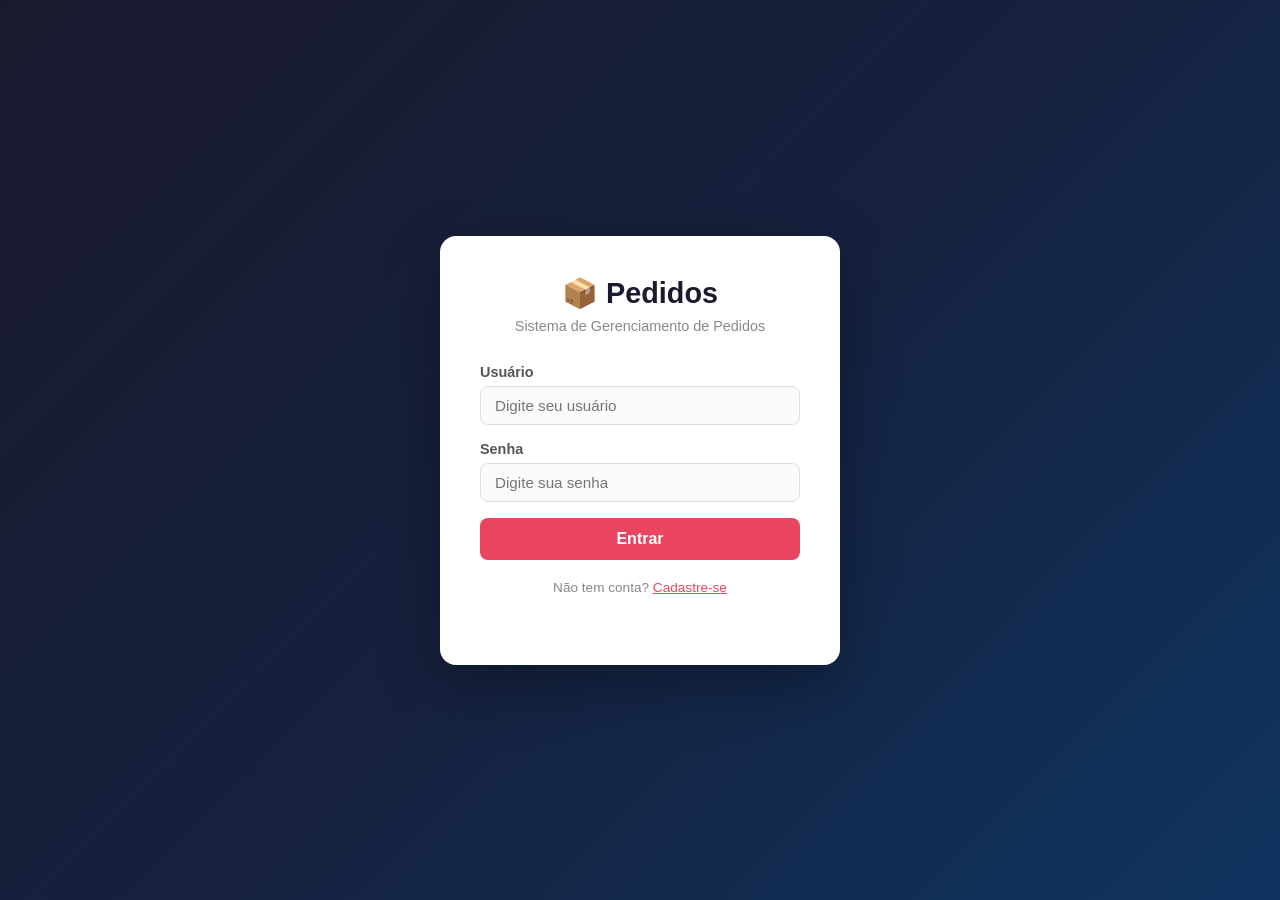
<file: frontend/index.html>
<!DOCTYPE html>
<html lang="pt-BR">
<head>
    <meta charset="UTF-8">
    <meta name="viewport" content="width=device-width, initial-scale=1.0">
    <title>Login — Gerenciamento de Pedidos</title>
    <link rel="stylesheet" href="css/style.css">
</head>
<body>
    <div class="login-wrapper">
        <div class="login-box">
            <h1>📦 Pedidos</h1>
            <p>Sistema de Gerenciamento de Pedidos</p>

            <div class="alert alert-error" id="alertError"></div>
            <div class="alert alert-success" id="alertSuccess"></div>

            <div class="form-group">
                <label>Usuário</label>
                <input type="text" id="username" placeholder="Digite seu usuário">
            </div>

            <div class="form-group">
                <label>Senha</label>
                <input type="password" id="password" placeholder="Digite sua senha">
            </div>

            <button class="btn btn-primary" onclick="doLogin()">Entrar</button>

            <p style="text-align:center; margin-top:20px; font-size:0.85rem; color:#888;">
                Não tem conta?
                <a href="#" onclick="showRegister()" style="color:#e94560;">Cadastre-se</a>
            </p>

            <!-- Formulário de cadastro (oculto) -->
            <div id="registerForm" style="display:none; margin-top:20px; border-top:1px solid #eee; padding-top:20px;">
                <h3 style="margin-bottom:16px; color:#1a1a2e;">Criar conta</h3>

                <div class="form-group">
                    <label>Usuário</label>
                    <input type="text" id="regUsername" placeholder="Escolha um usuário">
                </div>

                <div class="form-group">
                    <label>Email</label>
                    <input type="email" id="regEmail" placeholder="Seu email">
                </div>

                <div class="form-group">
                    <label>Senha</label>
                    <input type="password" id="regPassword" placeholder="Escolha uma senha">
                </div>

                <div class="form-group">
                    <label>Perfil</label>
                    <select id="regRole">
                        <option value="USER">Usuário</option>
                        <option value="ADMIN">Administrador</option>
                    </select>
                </div>

                <button class="btn btn-secondary" onclick="doRegister()" style="width:100%;">
                    Criar conta
                </button>
            </div>
        </div>
    </div>

    <script src="js/auth.js"></script>
    <script src="js/api.js"></script>
    <script>
        // Redireciona se já estiver logado
        if (getToken()) window.location.href = 'pages/dashboard.html';

        function showAlert(id, msg) {
            const el = document.getElementById(id);
            el.textContent = msg;
            el.style.display = 'block';
            setTimeout(() => el.style.display = 'none', 4000);
        }

        function showRegister() {
            const form = document.getElementById('registerForm');
            form.style.display = form.style.display === 'none' ? 'block' : 'none';
        }

        async function doLogin() {
            const username = document.getElementById('username').value.trim();
            const password = document.getElementById('password').value.trim();

            if (!username || !password) {
                showAlert('alertError', 'Preencha todos os campos.');
                return;
            }

            const res = await api.login(username, password);

            if (res.ok) {
                saveAuth(res.data.token, res.data.username, res.data.role);
                window.location.href = 'pages/dashboard.html';
            } else {
                showAlert('alertError', 'Usuário ou senha inválidos.');
            }
        }

        async function doRegister() {
            const username = document.getElementById('regUsername').value.trim();
            const email    = document.getElementById('regEmail').value.trim();
            const password = document.getElementById('regPassword').value.trim();
            const role     = document.getElementById('regRole').value;

            if (!username || !email || !password) {
                showAlert('alertError', 'Preencha todos os campos do cadastro.');
                return;
            }

            const res = await api.register({ username, email, password, role });

            if (res.ok) {
                showAlert('alertSuccess', 'Conta criada! Faça o login.');
                document.getElementById('registerForm').style.display = 'none';
            } else {
                showAlert('alertError', res.data || 'Erro ao criar conta.');
            }
        }

        // Login com Enter
        document.addEventListener('keypress', (e) => {
            if (e.key === 'Enter') doLogin();
        });
    </script>
</body>
</html>
</file>
<file: frontend/css/style.css>
* {
    margin: 0;
    padding: 0;
    box-sizing: border-box;
}

body {
    font-family: 'Segoe UI', Tahoma, Geneva, Verdana, sans-serif;
    background-color: #f0f2f5;
    color: #333;
}

/* ── Navbar ── */
.navbar {
    background-color: #1a1a2e;
    padding: 15px 30px;
    display: flex;
    justify-content: space-between;
    align-items: center;
    box-shadow: 0 2px 10px rgba(0,0,0,0.3);
}

.navbar h1 {
    color: #e94560;
    font-size: 1.4rem;
}

.navbar nav a {
    color: #fff;
    text-decoration: none;
    margin-left: 20px;
    font-size: 0.95rem;
    transition: color 0.3s;
}

.navbar nav a:hover {
    color: #e94560;
}

.btn-logout {
    background-color: #e94560;
    color: #fff;
    border: none;
    padding: 8px 16px;
    border-radius: 6px;
    cursor: pointer;
    font-size: 0.9rem;
    transition: background 0.3s;
}

.btn-logout:hover {
    background-color: #c73652;
}

/* ── Container ── */
.container {
    max-width: 1100px;
    margin: 40px auto;
    padding: 0 20px;
}

/* ── Cards ── */
.card {
    background: #fff;
    border-radius: 12px;
    padding: 30px;
    margin-bottom: 30px;
    box-shadow: 0 4px 15px rgba(0,0,0,0.08);
}

.card h2 {
    margin-bottom: 20px;
    color: #1a1a2e;
    font-size: 1.2rem;
    border-bottom: 2px solid #e94560;
    padding-bottom: 10px;
}

/* ── Formulários ── */
.form-group {
    margin-bottom: 16px;
}

.form-group label {
    display: block;
    margin-bottom: 6px;
    font-weight: 600;
    font-size: 0.9rem;
    color: #555;
}

.form-group input,
.form-group select {
    width: 100%;
    padding: 10px 14px;
    border: 1px solid #ddd;
    border-radius: 8px;
    font-size: 0.95rem;
    transition: border 0.3s;
    background: #fafafa;
}

.form-group input:focus,
.form-group select:focus {
    outline: none;
    border-color: #e94560;
    background: #fff;
}

/* ── Botões ── */
.btn {
    padding: 10px 24px;
    border: none;
    border-radius: 8px;
    cursor: pointer;
    font-size: 0.95rem;
    font-weight: 600;
    transition: all 0.3s;
}

.btn-primary {
    background-color: #e94560;
    color: #fff;
}

.btn-primary:hover {
    background-color: #c73652;
}

.btn-secondary {
    background-color: #1a1a2e;
    color: #fff;
}

.btn-secondary:hover {
    background-color: #16213e;
}

.btn-success {
    background-color: #28a745;
    color: #fff;
}

.btn-success:hover {
    background-color: #218838;
}

.btn-danger {
    background-color: #dc3545;
    color: #fff;
    padding: 6px 14px;
    font-size: 0.85rem;
}

.btn-danger:hover {
    background-color: #c82333;
}

.btn-warning {
    background-color: #ffc107;
    color: #1a1a2e;
    padding: 6px 14px;
    font-size: 0.85rem;
}

.btn-warning:hover {
    background-color: #e0a800;
}

/* ── Tabelas ── */
.table-wrapper {
    overflow-x: auto;
}

table {
    width: 100%;
    border-collapse: collapse;
    font-size: 0.9rem;
}

thead {
    background-color: #1a1a2e;
    color: #fff;
}

thead th {
    padding: 12px 16px;
    text-align: left;
}

tbody tr {
    border-bottom: 1px solid #eee;
    transition: background 0.2s;
}

tbody tr:hover {
    background-color: #f8f9fa;
}

tbody td {
    padding: 12px 16px;
}

/* ── Login ── */
.login-wrapper {
    min-height: 100vh;
    display: flex;
    align-items: center;
    justify-content: center;
    background: linear-gradient(135deg, #1a1a2e, #16213e, #0f3460);
}

.login-box {
    background: #fff;
    padding: 40px;
    border-radius: 16px;
    width: 100%;
    max-width: 400px;
    box-shadow: 0 20px 60px rgba(0,0,0,0.3);
}

.login-box h1 {
    text-align: center;
    color: #1a1a2e;
    margin-bottom: 8px;
    font-size: 1.8rem;
}

.login-box p {
    text-align: center;
    color: #888;
    margin-bottom: 30px;
    font-size: 0.9rem;
}

.login-box .btn {
    width: 100%;
    padding: 12px;
    font-size: 1rem;
}

/* ── Alertas ── */
.alert {
    padding: 12px 16px;
    border-radius: 8px;
    margin-bottom: 16px;
    font-size: 0.9rem;
    display: none;
}

.alert-success {
    background-color: #d4edda;
    color: #155724;
    border: 1px solid #c3e6cb;
}

.alert-error {
    background-color: #f8d7da;
    color: #721c24;
    border: 1px solid #f5c6cb;
}

/* ── Status badges ── */
.badge {
    padding: 4px 10px;
    border-radius: 20px;
    font-size: 0.8rem;
    font-weight: 600;
}

.badge-pending   { background: #fff3cd; color: #856404; }
.badge-confirmed { background: #d1ecf1; color: #0c5460; }
.badge-shipped   { background: #cce5ff; color: #004085; }
.badge-delivered { background: #d4edda; color: #155724; }
.badge-cancelled { background: #f8d7da; color: #721c24; }

/* ── Dashboard cards ── */
.stats-grid {
    display: grid;
    grid-template-columns: repeat(auto-fit, minmax(200px, 1fr));
    gap: 20px;
    margin-bottom: 30px;
}

.stat-card {
    background: #fff;
    border-radius: 12px;
    padding: 24px;
    text-align: center;
    box-shadow: 0 4px 15px rgba(0,0,0,0.08);
    border-top: 4px solid #e94560;
}

.stat-card h3 {
    font-size: 2rem;
    color: #e94560;
    margin-bottom: 8px;
}

.stat-card p {
    color: #888;
    font-size: 0.9rem;
}

/* ── Responsivo ── */
@media (max-width: 768px) {
    .navbar {
        flex-direction: column;
        gap: 10px;
    }

    .container {
        margin: 20px auto;
    }

    .stats-grid {
        grid-template-columns: 1fr 1fr;
    }
}
</file>
